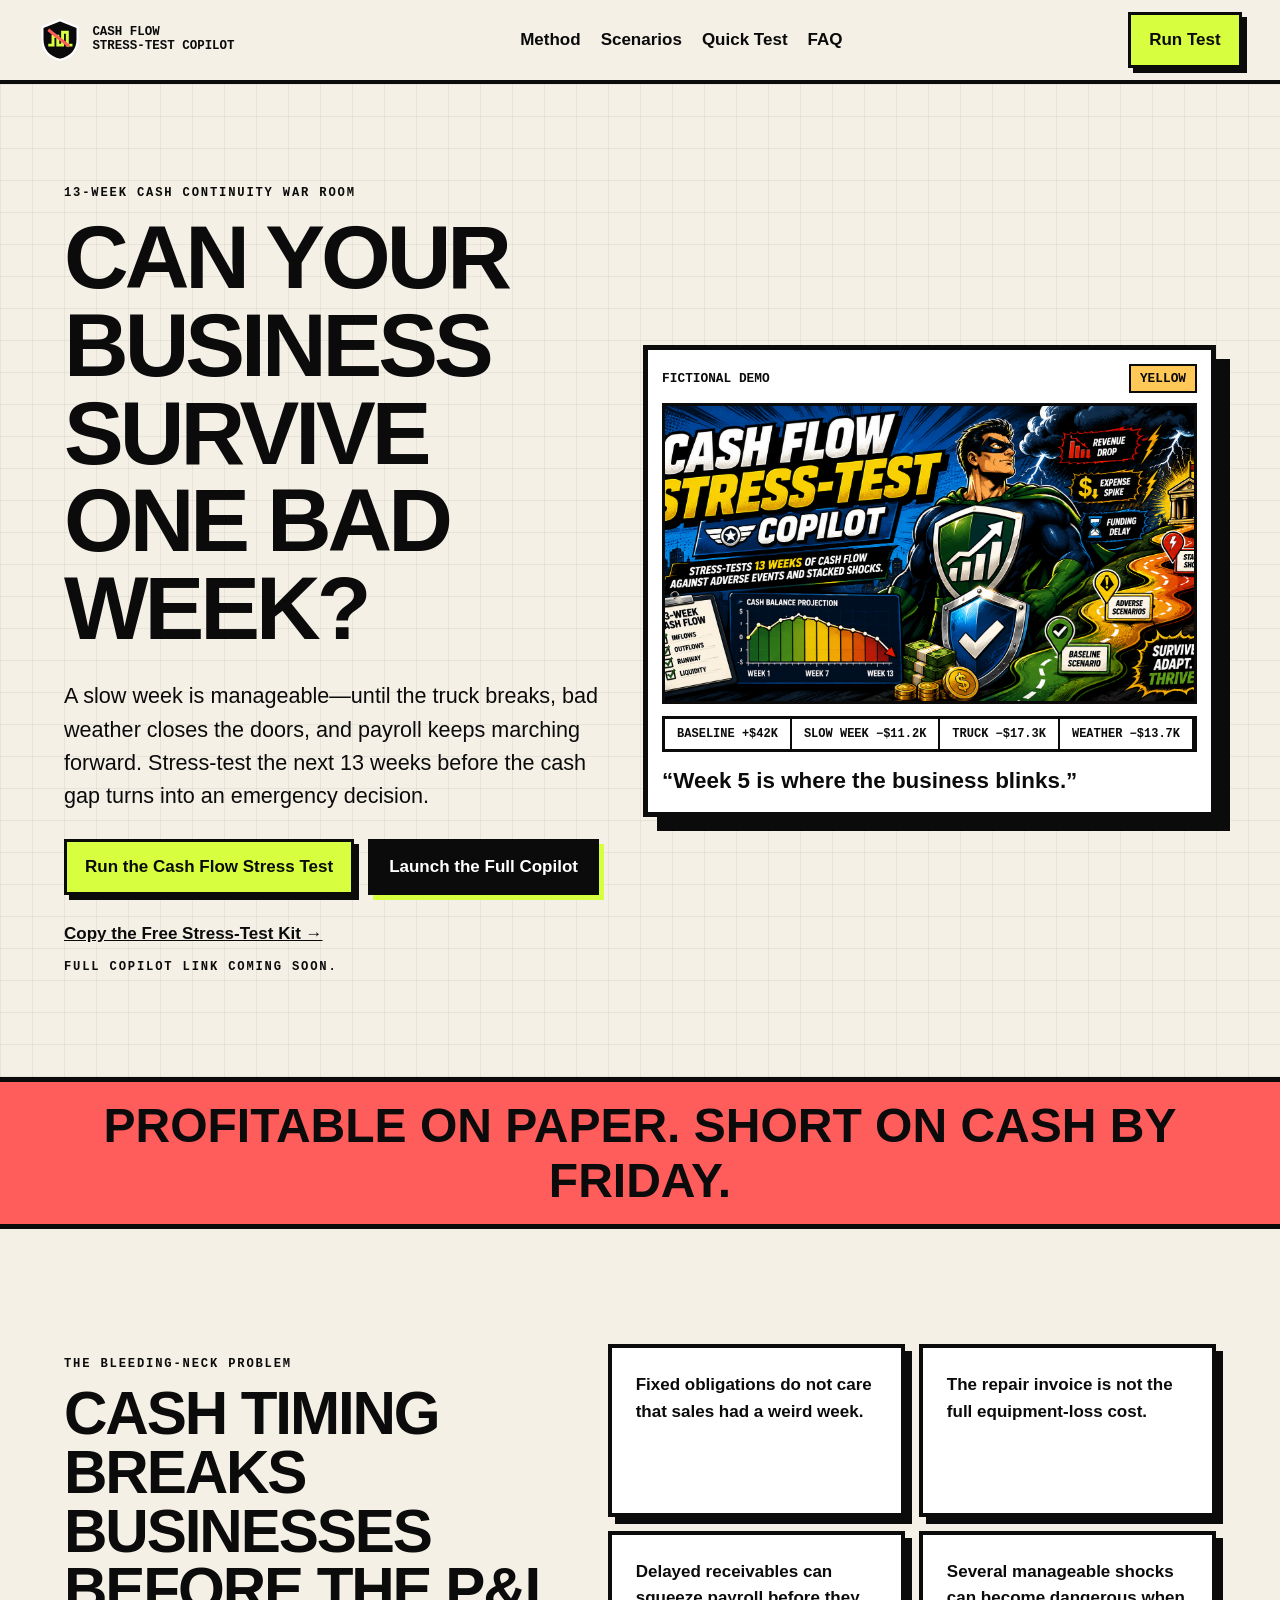
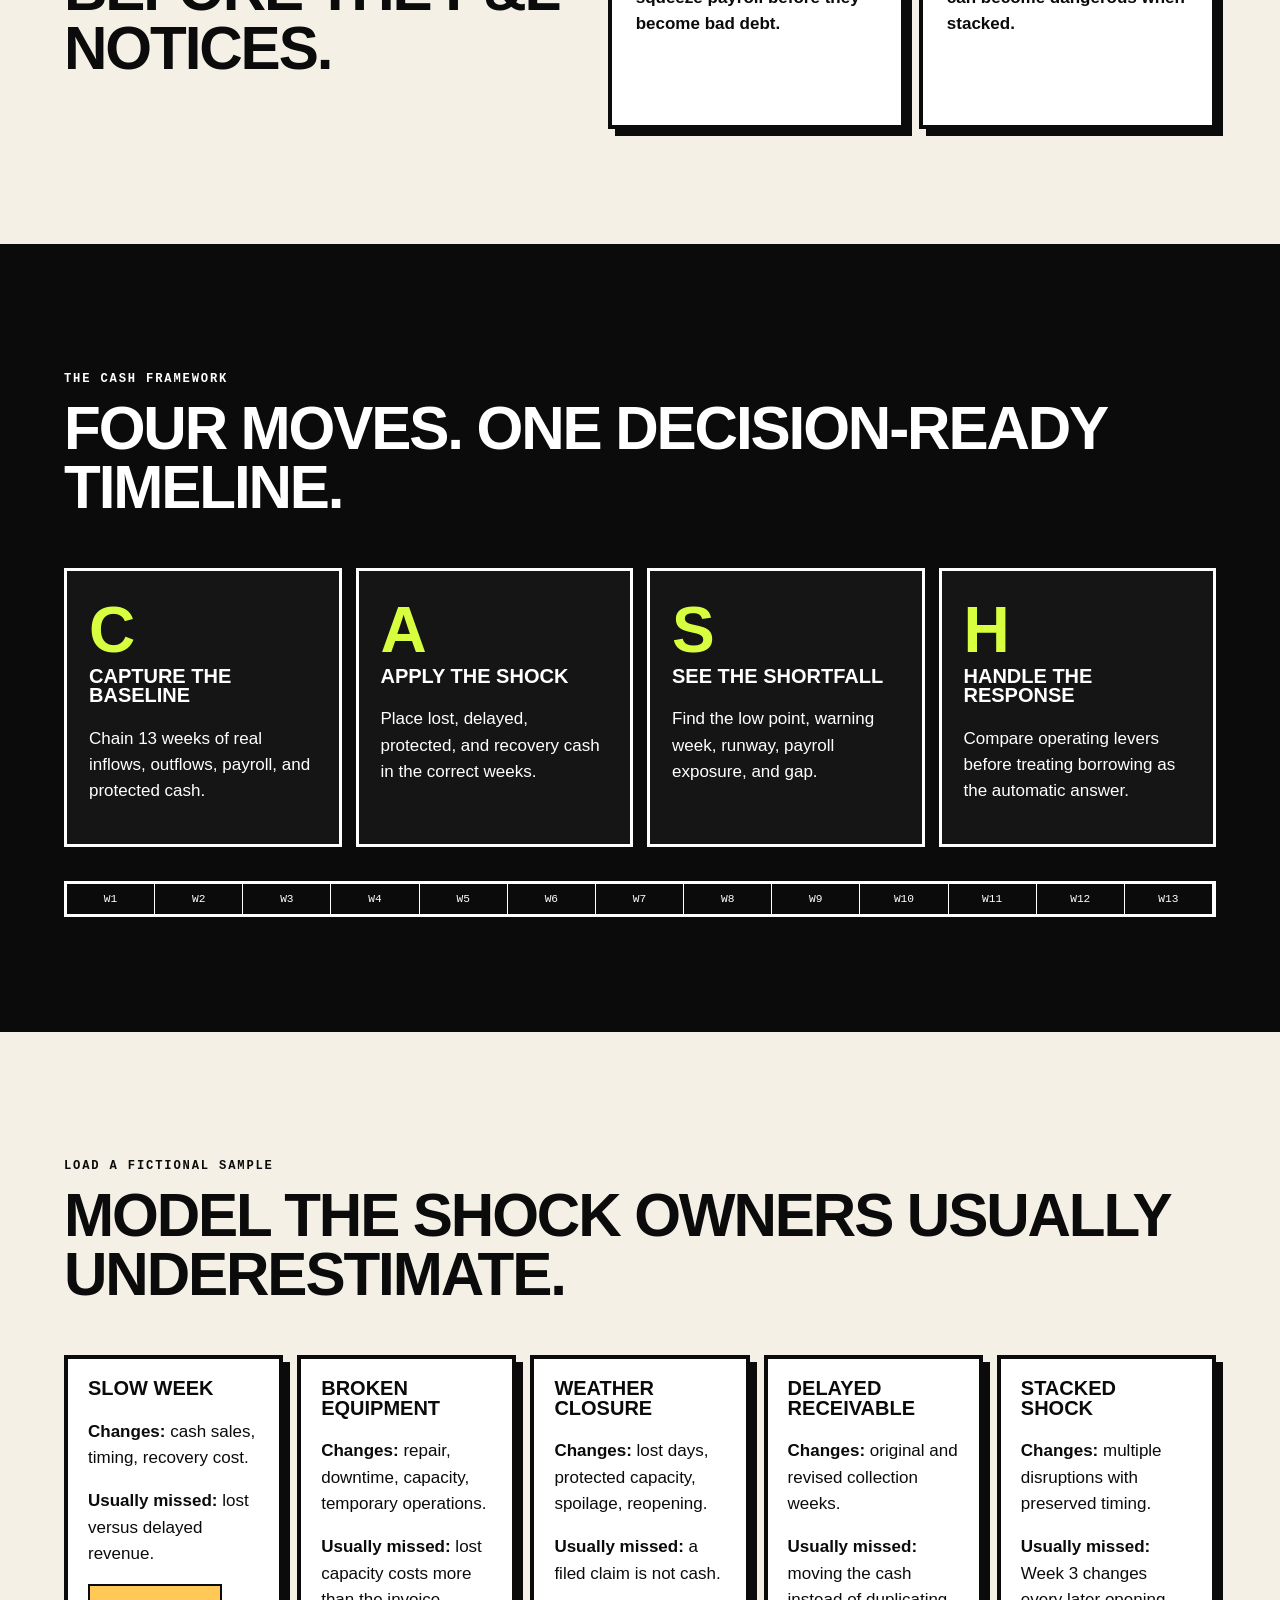
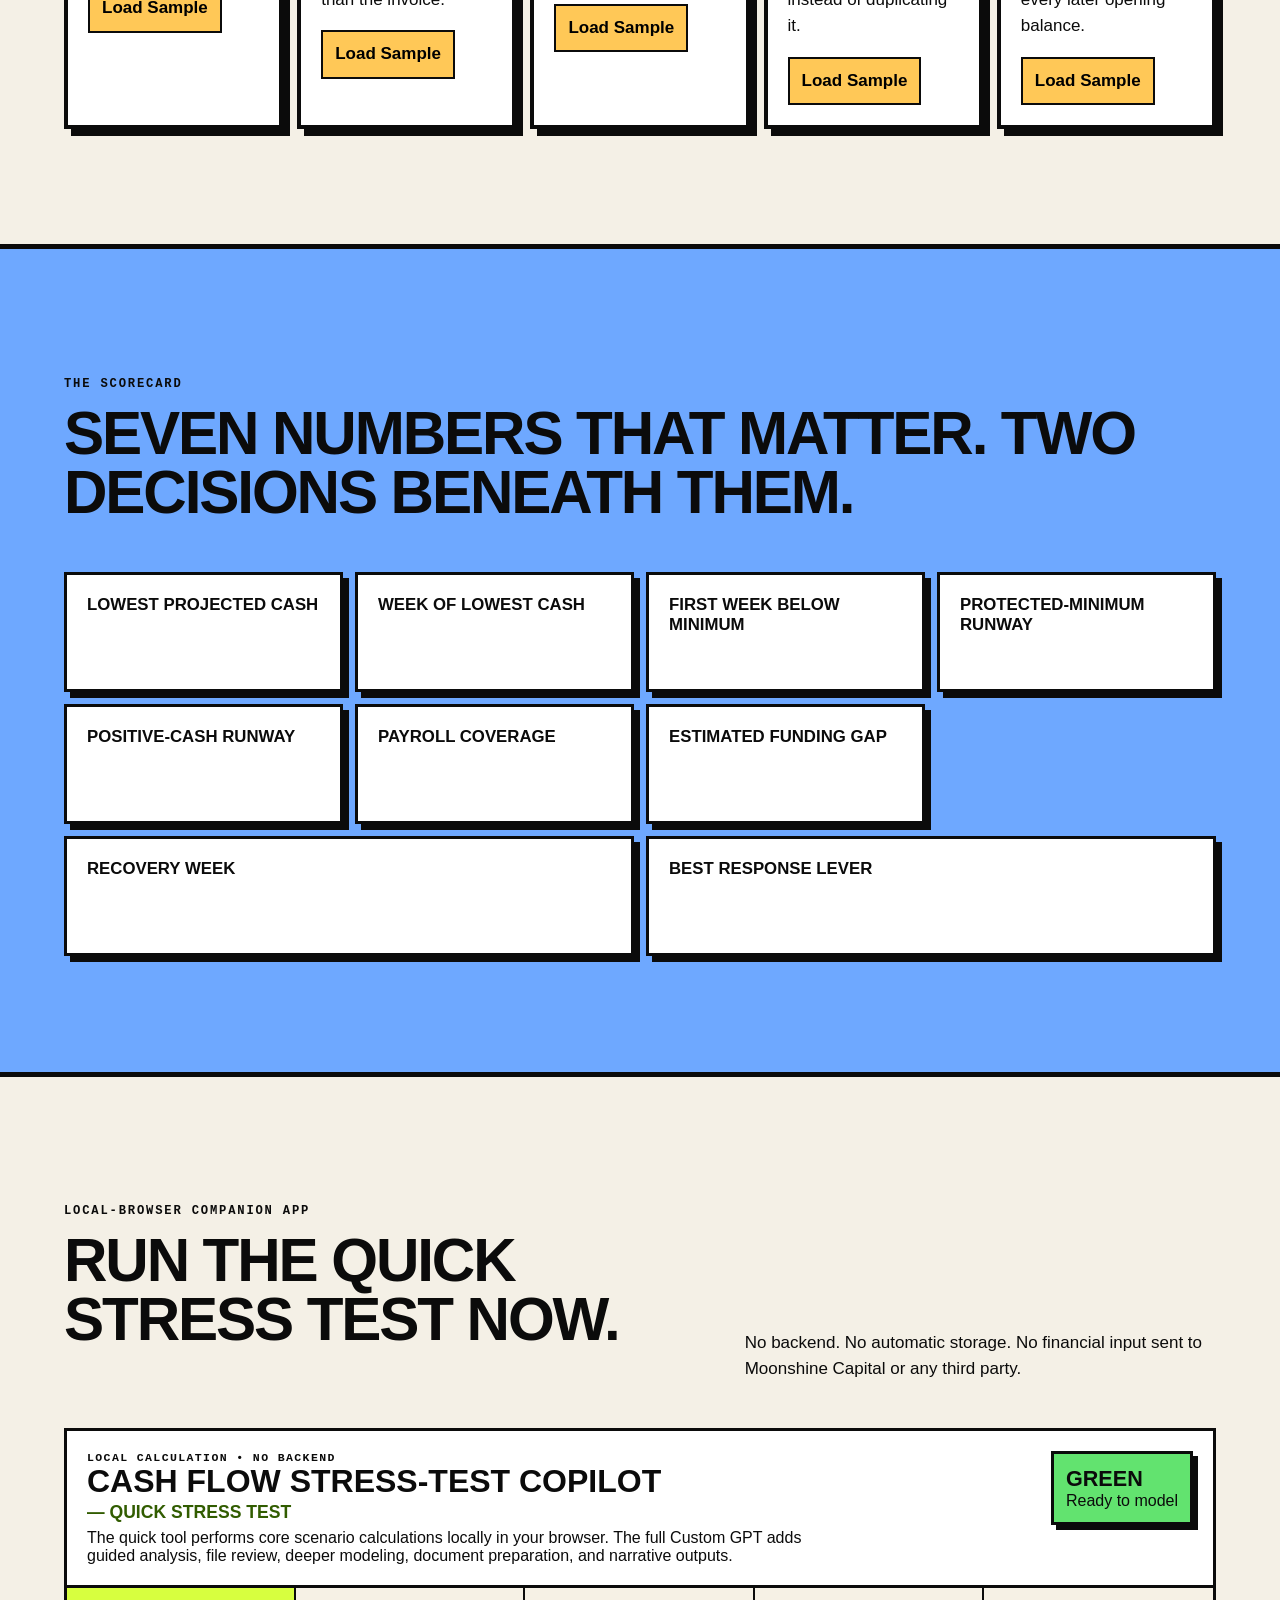
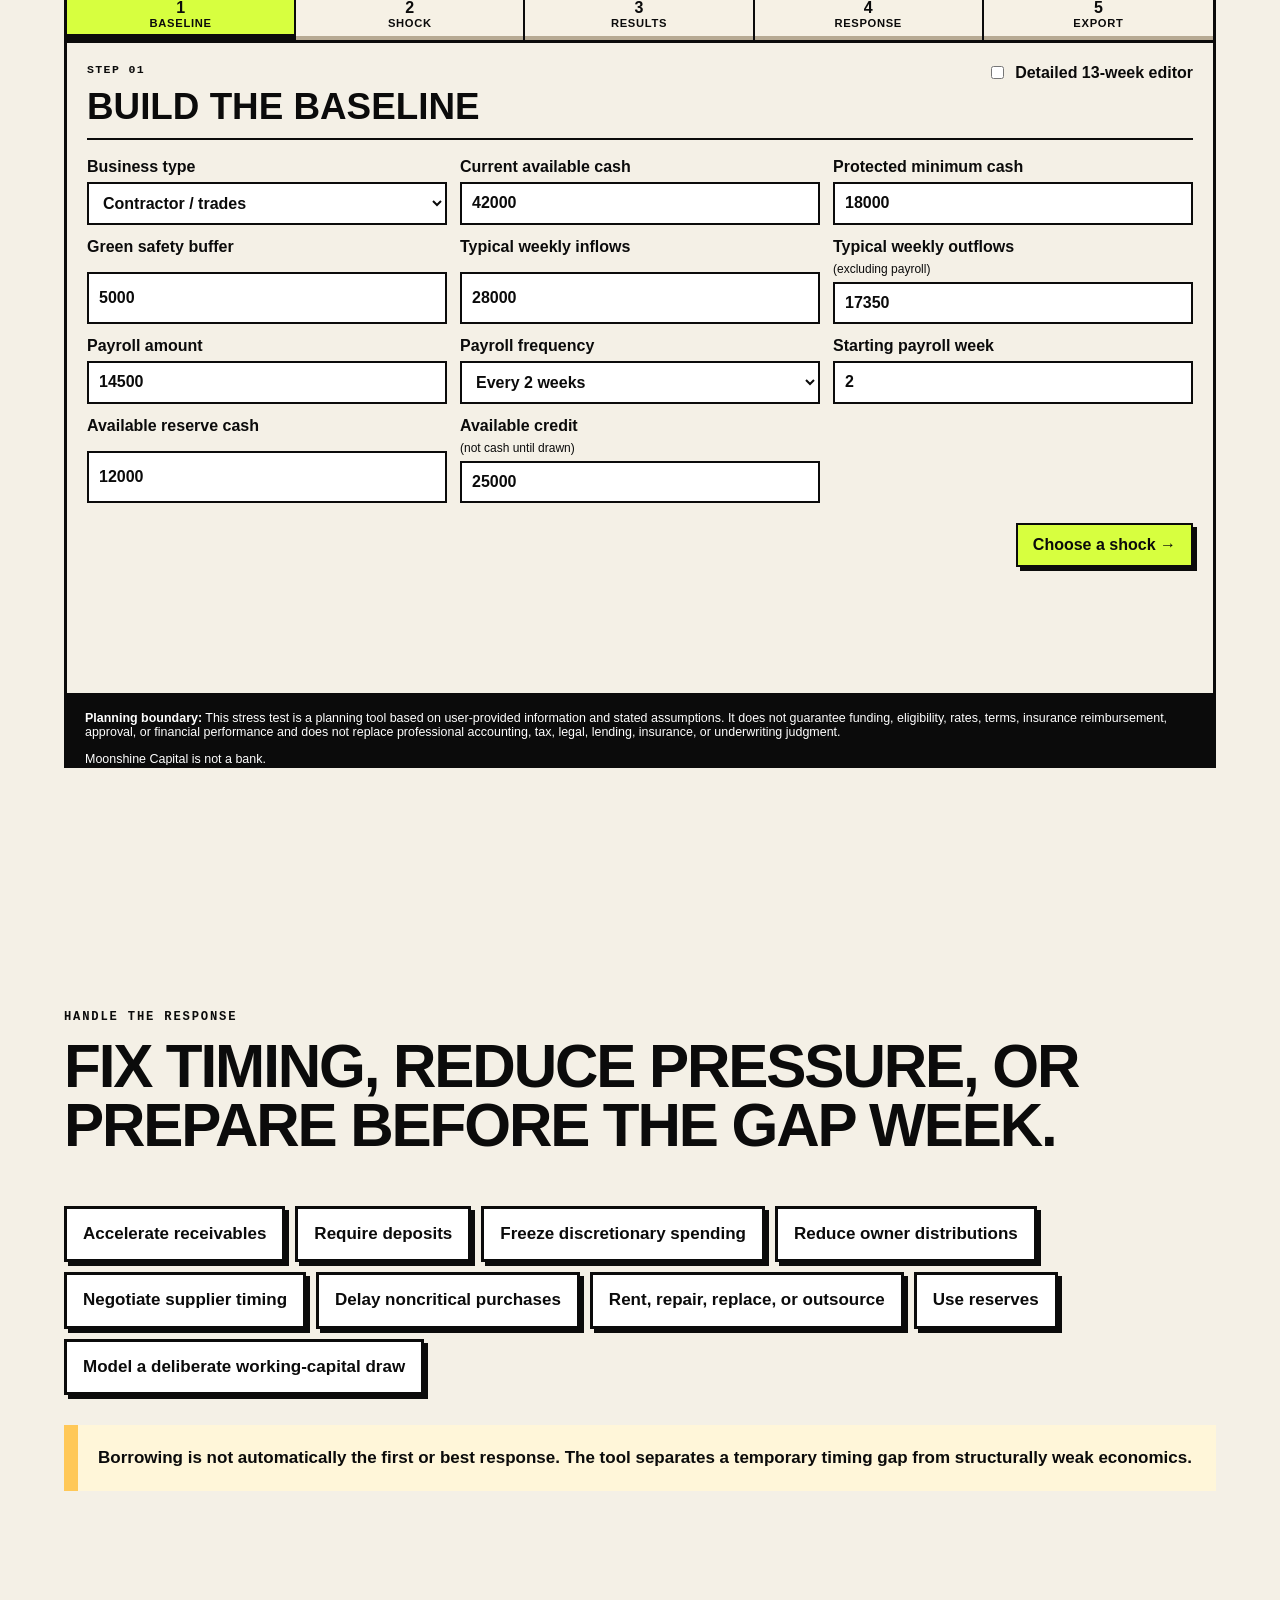
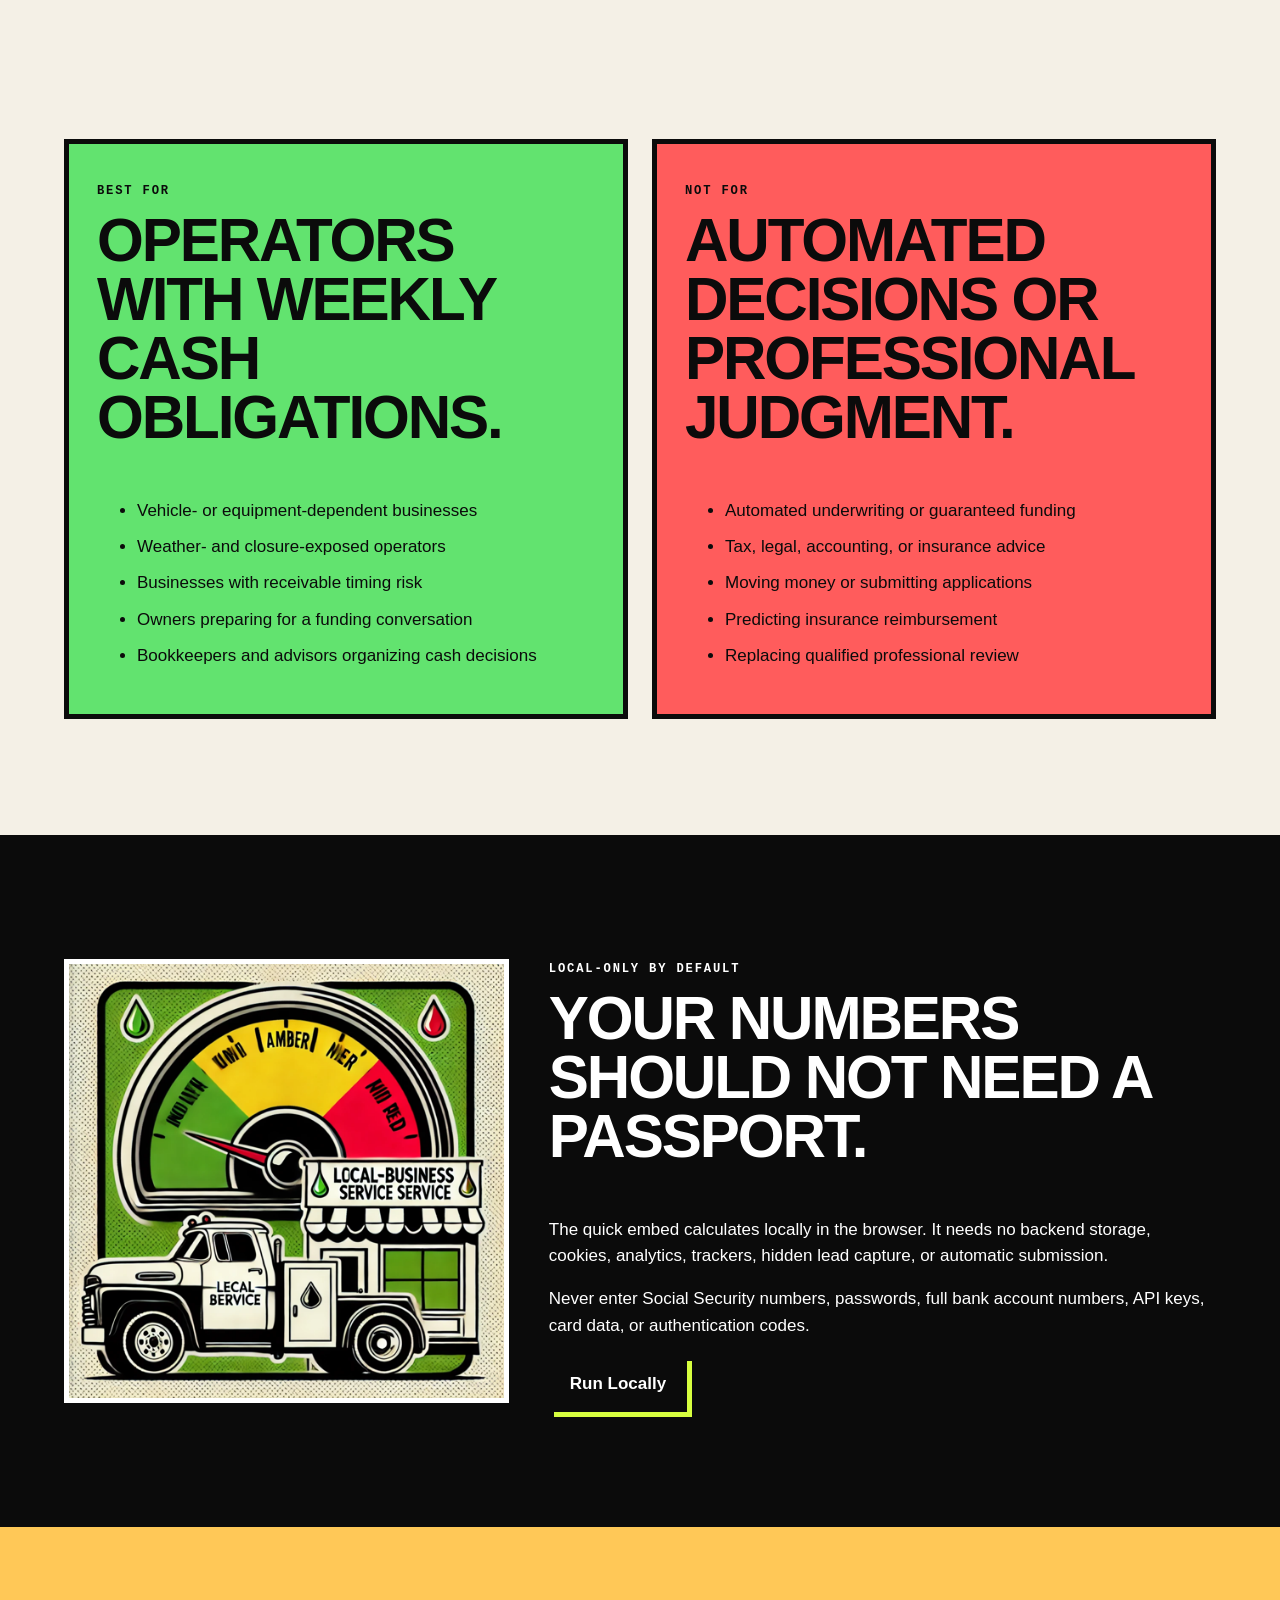
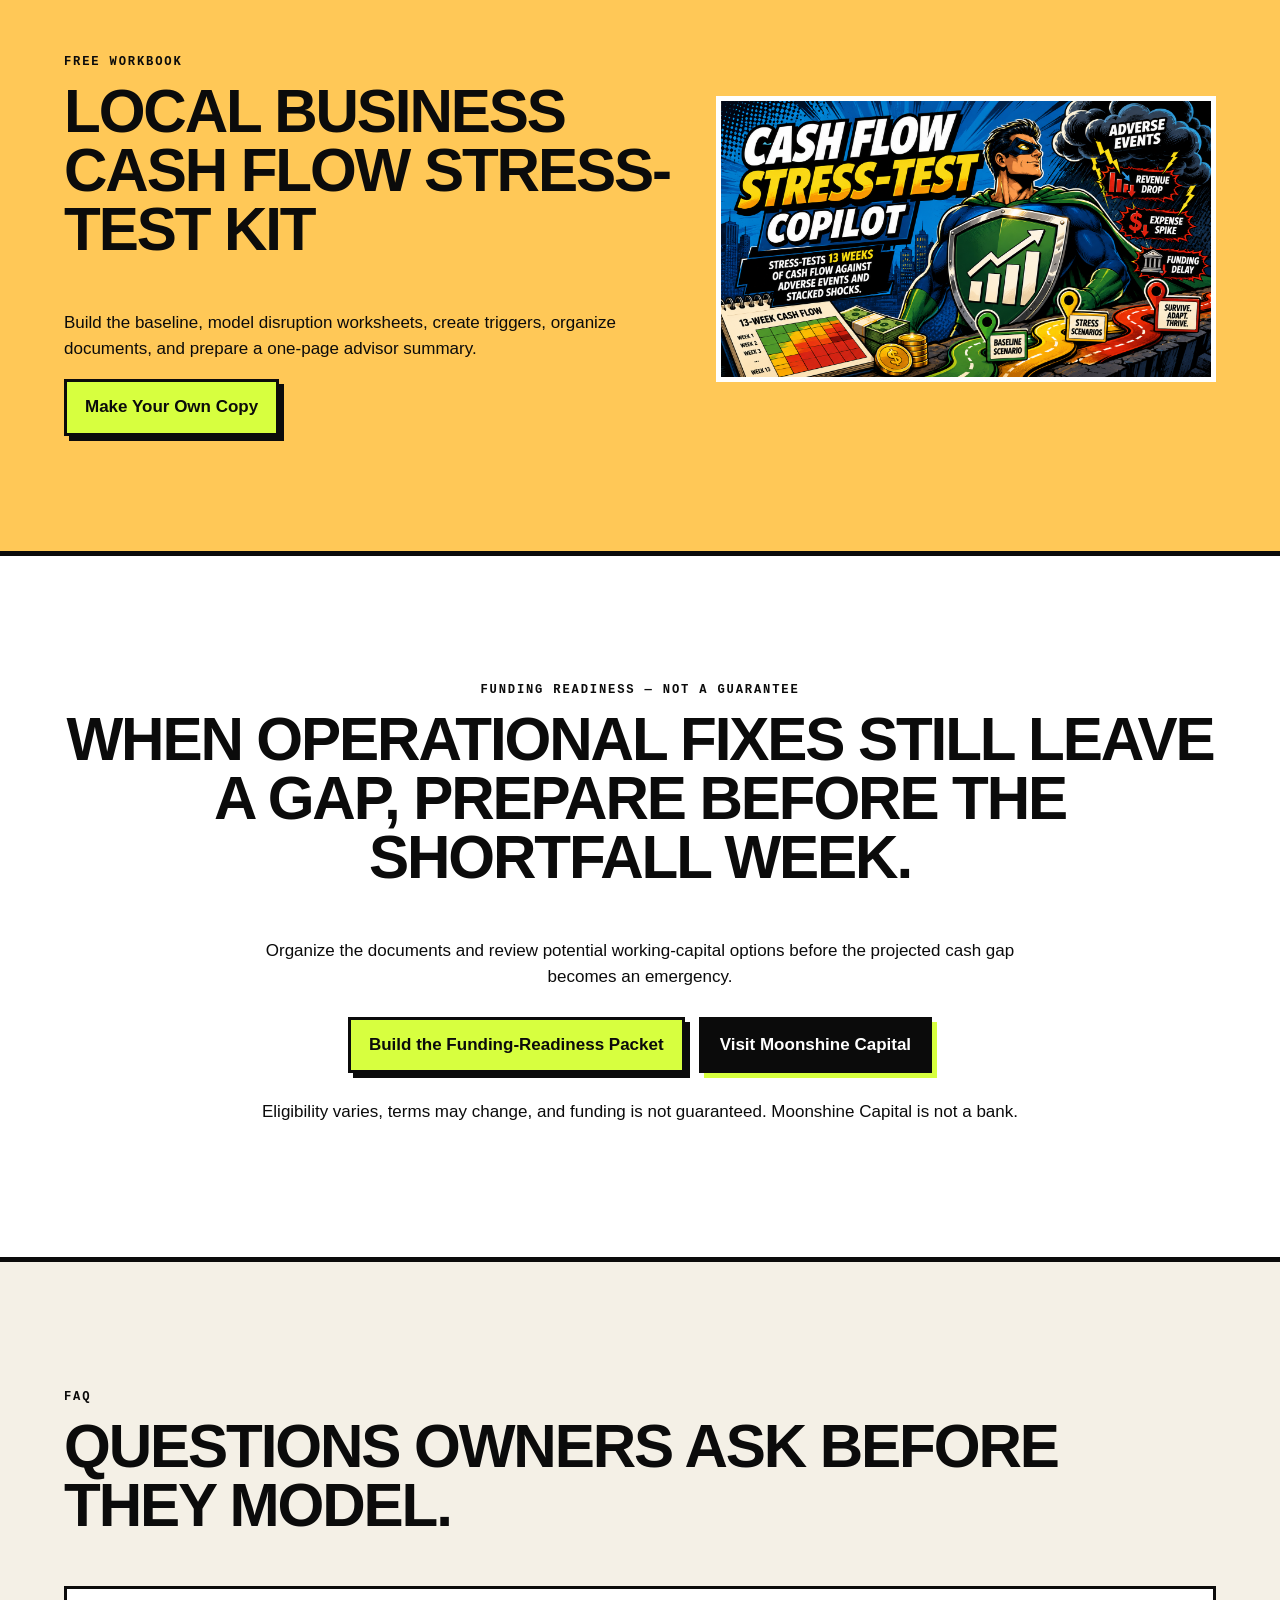
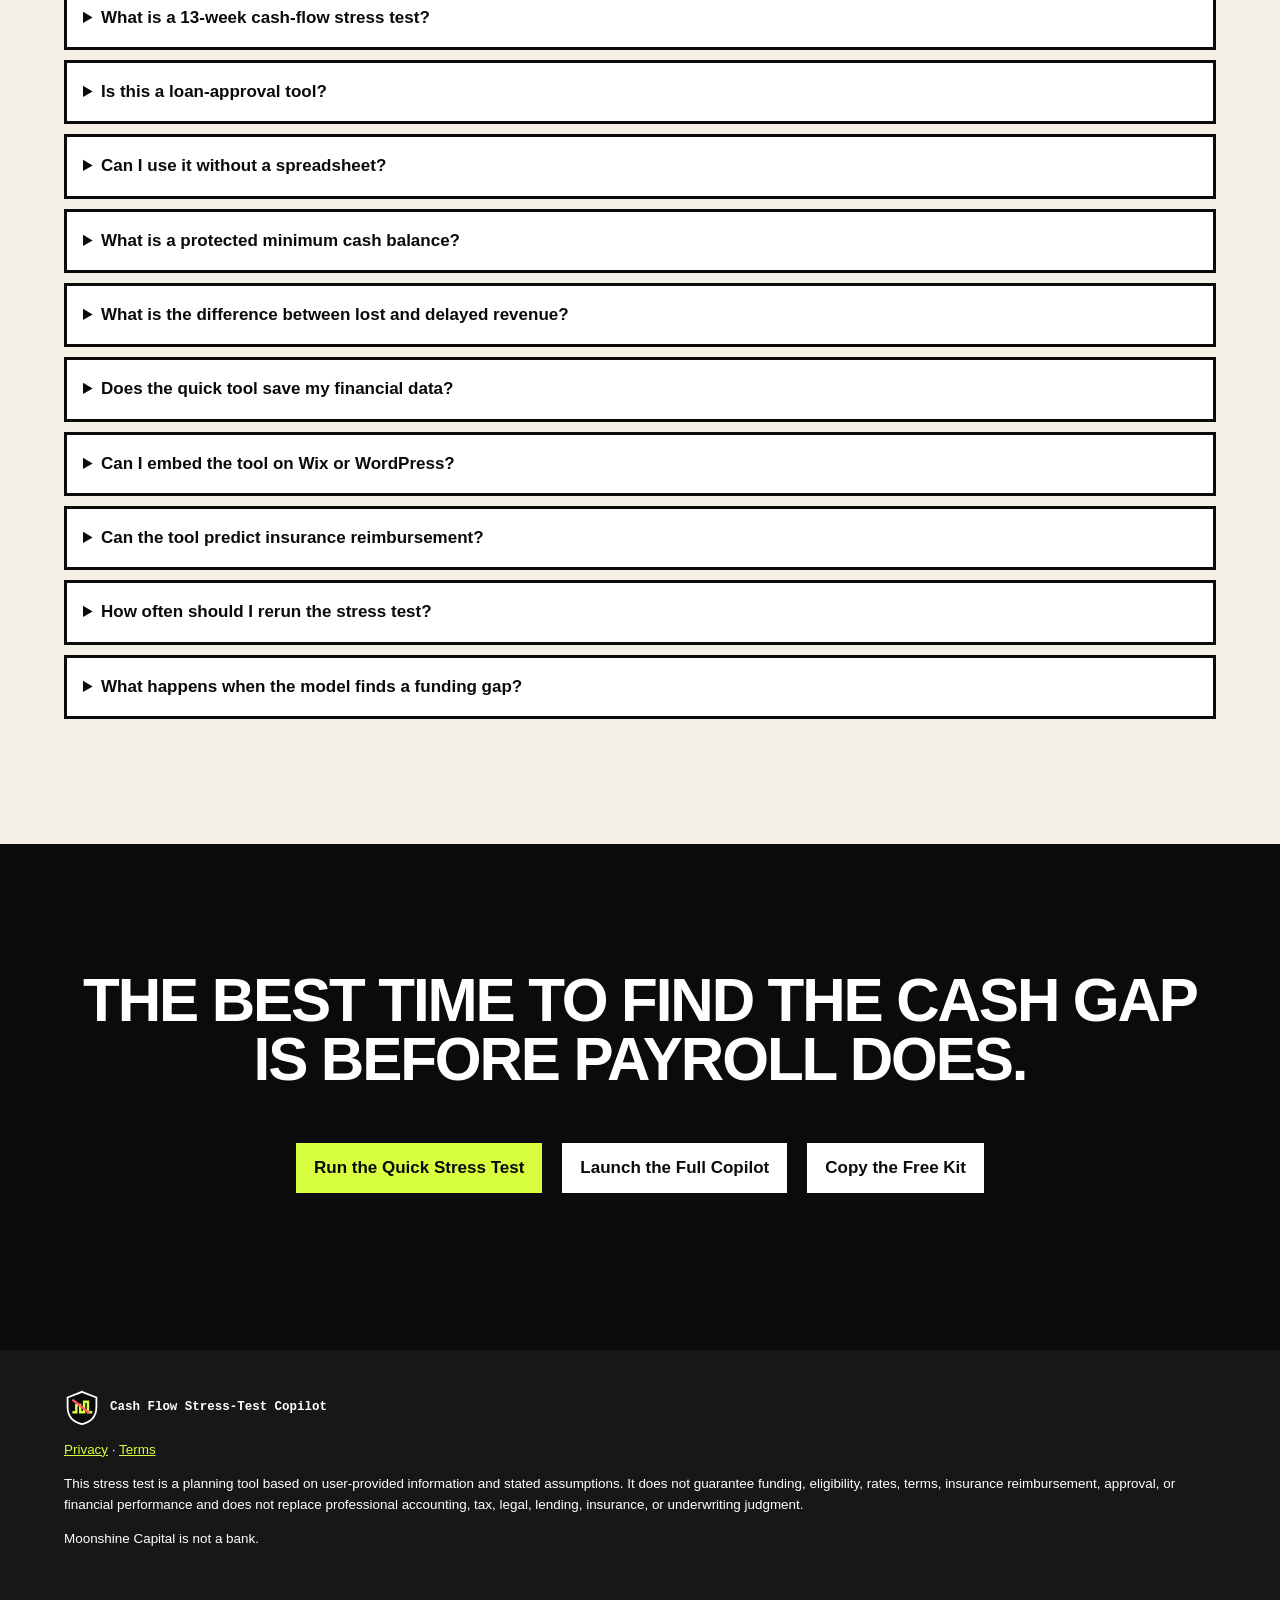
<file: site/index.html>
<!doctype html>
<html lang="en">
<head>
  <meta charset="utf-8">
  <meta name="viewport" content="width=device-width,initial-scale=1">
  <title>Cash Flow Stress-Test Copilot | Survive One Bad Week</title>
  <meta name="description" content="Stress-test 13 weeks of business cash flow against slow sales, equipment failure, weather closures, payroll pressure, and stacked shocks.">
  <link rel="canonical" href="https://YOUR-DOMAIN.vercel.app/">
  <meta property="og:title" content="Cash Flow Stress-Test Copilot">
  <meta property="og:description" content="See what breaks before it breaks you.">
  <meta property="og:type" content="website">
  <meta property="og:image" content="https://YOUR-DOMAIN.vercel.app/assets/og-image.svg">
  <meta name="twitter:card" content="summary_large_image">
  <link rel="icon" href="assets/favicon.svg" type="image/svg+xml">
  <link rel="stylesheet" href="styles.css">
  <script src="script.js" defer></script>
  <script type="application/ld+json">{"@context":"https://schema.org","@type":"WebApplication","name":"Cash Flow Stress-Test Copilot","applicationCategory":"BusinessApplication","operatingSystem":"Web","description":"A local-browser 13-week cash-flow scenario planning tool for small businesses.","offers":{"@type":"Offer","price":"0","priceCurrency":"USD"}}</script>
  <script type="application/ld+json" id="faqSchema"></script>
  <script type="application/ld+json">{"@context":"https://schema.org","@type":"BreadcrumbList","itemListElement":[{"@type":"ListItem","position":1,"name":"Home","item":"https://YOUR-DOMAIN.vercel.app/"},{"@type":"ListItem","position":2,"name":"Cash Flow Stress-Test Copilot","item":"https://YOUR-DOMAIN.vercel.app/"}]}</script>
</head>
<body>
<a class="skip-link" href="#main">Skip to content</a>
<header class="site-head">
  <a class="brand" href="#top"><img src="assets/logo-mark.svg" alt="" width="44" height="44"><span>CASH FLOW<br><b>STRESS-TEST COPILOT</b></span></a>
  <nav aria-label="Primary"><a href="#framework">Method</a><a href="#scenarios">Scenarios</a><a href="#quick-test">Quick Test</a><a href="#faq">FAQ</a></nav>
  <a class="btn btn-acid" href="#quick-test">Run Test</a>
</header>

<main id="main">
<section class="hero" id="top">
  <div class="hero-copy">
    <p class="eyebrow">13-WEEK CASH CONTINUITY WAR ROOM</p>
    <h1>Can Your Business Survive One Bad Week?</h1>
    <p class="direct-answer">A slow week is manageable—until the truck breaks, bad weather closes the doors, and payroll keeps marching forward. Stress-test the next 13 weeks before the cash gap turns into an emergency decision.</p>
    <div class="cta-row"><a class="btn btn-acid" href="#quick-test">Run the Cash Flow Stress Test</a><a class="btn btn-dark gpt-link" href="#" target="_blank" rel="noopener">Launch the Full Copilot</a></div>
    <a class="text-link lead-link" href="#" target="_blank" rel="noopener">Copy the Free Stress-Test Kit →</a>
    <p class="micro gpt-status">Full Copilot link coming soon.</p>
  </div>
  <div class="hero-panel" aria-label="Illustrative cash-flow status panel">
    <div class="panel-top"><span>FICTIONAL DEMO</span><strong class="status yellow">YELLOW</strong></div>
    <img src="assets/thumbnail-2.png" alt="Comic-style Cash Flow Stress-Test Copilot dashboard illustration">
    <div class="scenario-ticker"><span>BASELINE +$42K</span><span>SLOW WEEK −$11.2K</span><span>TRUCK −$17.3K</span><span>WEATHER −$13.7K</span></div>
    <blockquote>“Week 5 is where the business blinks.”</blockquote>
  </div>
</section>

<section class="bleed"><p>Profitable on paper. Short on cash by Friday.</p></section>

<section class="problem section">
  <div><p class="eyebrow">THE BLEEDING-NECK PROBLEM</p><h2>Cash timing breaks businesses before the P&amp;L notices.</h2></div>
  <div class="problem-grid"><article>Fixed obligations do not care that sales had a weird week.</article><article>The repair invoice is not the full equipment-loss cost.</article><article>Delayed receivables can squeeze payroll before they become bad debt.</article><article>Several manageable shocks can become dangerous when stacked.</article></div>
</section>

<section class="section framework" id="framework">
  <p class="eyebrow">THE CASH FRAMEWORK</p><h2>Four moves. One decision-ready timeline.</h2>
  <div class="cash-grid"><article><b>C</b><h3>Capture the baseline</h3><p>Chain 13 weeks of real inflows, outflows, payroll, and protected cash.</p></article><article><b>A</b><h3>Apply the shock</h3><p>Place lost, delayed, protected, and recovery cash in the correct weeks.</p></article><article><b>S</b><h3>See the shortfall</h3><p>Find the low point, warning week, runway, payroll exposure, and gap.</p></article><article><b>H</b><h3>Handle the response</h3><p>Compare operating levers before treating borrowing as the automatic answer.</p></article></div>
  <div class="timeline" aria-label="13-week timeline"><span>W1</span><span>W2</span><span>W3</span><span>W4</span><span>W5</span><span>W6</span><span>W7</span><span>W8</span><span>W9</span><span>W10</span><span>W11</span><span>W12</span><span>W13</span></div>
</section>

<section class="section" id="scenarios">
  <p class="eyebrow">LOAD A FICTIONAL SAMPLE</p><h2>Model the shock owners usually underestimate.</h2>
  <div class="scenario-grid">
    <article><h3>Slow Week</h3><p><b>Changes:</b> cash sales, timing, recovery cost.</p><p><b>Usually missed:</b> lost versus delayed revenue.</p><button data-scenario="retail">Load Sample</button></article>
    <article><h3>Broken Equipment</h3><p><b>Changes:</b> repair, downtime, capacity, temporary operations.</p><p><b>Usually missed:</b> lost capacity costs more than the invoice.</p><button data-scenario="repair">Load Sample</button></article>
    <article><h3>Weather Closure</h3><p><b>Changes:</b> lost days, protected capacity, spoilage, reopening.</p><p><b>Usually missed:</b> a filed claim is not cash.</p><button data-scenario="restaurant">Load Sample</button></article>
    <article><h3>Delayed Receivable</h3><p><b>Changes:</b> original and revised collection weeks.</p><p><b>Usually missed:</b> moving the cash instead of duplicating it.</p><button data-scenario="clinic">Load Sample</button></article>
    <article><h3>Stacked Shock</h3><p><b>Changes:</b> multiple disruptions with preserved timing.</p><p><b>Usually missed:</b> Week 3 changes every later opening balance.</p><button data-scenario="contractor">Load Sample</button></article>
  </div>
</section>

<section class="section numbers">
  <p class="eyebrow">THE SCORECARD</p><h2>Seven numbers that matter. Two decisions beneath them.</h2>
  <div class="number-grid"><span>Lowest projected cash</span><span>Week of lowest cash</span><span>First week below minimum</span><span>Protected-minimum runway</span><span>Positive-cash runway</span><span>Payroll coverage</span><span>Estimated funding gap</span></div>
  <div class="decision-row"><strong>Recovery week</strong><strong>Best response lever</strong></div>
</section>

<section class="section embed-section" id="quick-test">
  <div class="section-head"><div><p class="eyebrow">LOCAL-BROWSER COMPANION APP</p><h2>Run the quick stress test now.</h2></div><p>No backend. No automatic storage. No financial input sent to Moonshine Capital or any third party.</p></div>
  <iframe id="cash-flow-stress-test" src="embed.html" title="Cash Flow Stress-Test Copilot — Quick Stress Test" loading="lazy" allow="clipboard-write"></iframe>
</section>

<section class="section levers">
  <p class="eyebrow">HANDLE THE RESPONSE</p><h2>Fix timing, reduce pressure, or prepare before the gap week.</h2>
  <div class="tag-cloud"><span>Accelerate receivables</span><span>Require deposits</span><span>Freeze discretionary spending</span><span>Reduce owner distributions</span><span>Negotiate supplier timing</span><span>Delay noncritical purchases</span><span>Rent, repair, replace, or outsource</span><span>Use reserves</span><span>Model a deliberate working-capital draw</span></div>
  <p class="callout">Borrowing is not automatically the first or best response. The tool separates a temporary timing gap from structurally weak economics.</p>
</section>

<section class="section split-list">
  <article><p class="eyebrow">BEST FOR</p><h2>Operators with weekly cash obligations.</h2><ul><li>Vehicle- or equipment-dependent businesses</li><li>Weather- and closure-exposed operators</li><li>Businesses with receivable timing risk</li><li>Owners preparing for a funding conversation</li><li>Bookkeepers and advisors organizing cash decisions</li></ul></article>
  <article class="not-for"><p class="eyebrow">NOT FOR</p><h2>Automated decisions or professional judgment.</h2><ul><li>Automated underwriting or guaranteed funding</li><li>Tax, legal, accounting, or insurance advice</li><li>Moving money or submitting applications</li><li>Predicting insurance reimbursement</li><li>Replacing qualified professional review</li></ul></article>
</section>

<section class="privacy section">
  <img src="assets/profile-image-1.png" alt="Cash-flow protection shield illustration">
  <div><p class="eyebrow">LOCAL-ONLY BY DEFAULT</p><h2>Your numbers should not need a passport.</h2><p>The quick embed calculates locally in the browser. It needs no backend storage, cookies, analytics, trackers, hidden lead capture, or automatic submission.</p><p>Never enter Social Security numbers, passwords, full bank account numbers, API keys, card data, or authentication codes.</p><a class="btn btn-dark" href="#quick-test">Run Locally</a></div>
</section>

<section class="section lead-magnet">
  <div><p class="eyebrow">FREE WORKBOOK</p><h2>Local Business Cash Flow Stress-Test Kit</h2><p>Build the baseline, model disruption worksheets, create triggers, organize documents, and prepare a one-page advisor summary.</p><a class="btn btn-acid lead-link" href="#" target="_blank" rel="noopener">Make Your Own Copy</a></div>
  <img src="assets/thumbnail-1.png" alt="Cash Flow Stress-Test Copilot workbook illustration">
</section>

<section class="funding section">
  <p class="eyebrow">FUNDING READINESS — NOT A GUARANTEE</p><h2>When operational fixes still leave a gap, prepare before the shortfall week.</h2>
  <p>Organize the documents and review potential working-capital options before the projected cash gap becomes an emergency.</p>
  <div class="cta-row"><a class="btn btn-acid gpt-link" href="#" target="_blank" rel="noopener">Build the Funding-Readiness Packet</a><a class="btn btn-dark" href="https://distilledfunding.com/" target="_blank" rel="noopener">Visit Moonshine Capital</a></div>
  <p class="disclaimer">Eligibility varies, terms may change, and funding is not guaranteed. Moonshine Capital is not a bank.</p>
</section>

<section class="section faq" id="faq">
  <p class="eyebrow">FAQ</p><h2>Questions owners ask before they model.</h2>
  <div id="faqList"></div>
</section>

<section class="final-cta">
  <h2>The Best Time to Find the Cash Gap Is Before Payroll Does.</h2>
  <div class="cta-row"><a class="btn btn-acid" href="#quick-test">Run the Quick Stress Test</a><a class="btn btn-light gpt-link" href="#" target="_blank" rel="noopener">Launch the Full Copilot</a><a class="btn btn-light lead-link" href="#" target="_blank" rel="noopener">Copy the Free Kit</a></div>
</section>
</main>

<footer><div class="brand"><img src="assets/logo-mark.svg" alt="" width="36"><span>Cash Flow Stress-Test Copilot</span></div><p><a href="privacy.html">Privacy</a> · <a href="terms.html">Terms</a></p><p>This stress test is a planning tool based on user-provided information and stated assumptions. It does not guarantee funding, eligibility, rates, terms, insurance reimbursement, approval, or financial performance and does not replace professional accounting, tax, legal, lending, insurance, or underwriting judgment.</p><p>Moonshine Capital is not a bank.</p></footer>
</body>
</html>
</file>
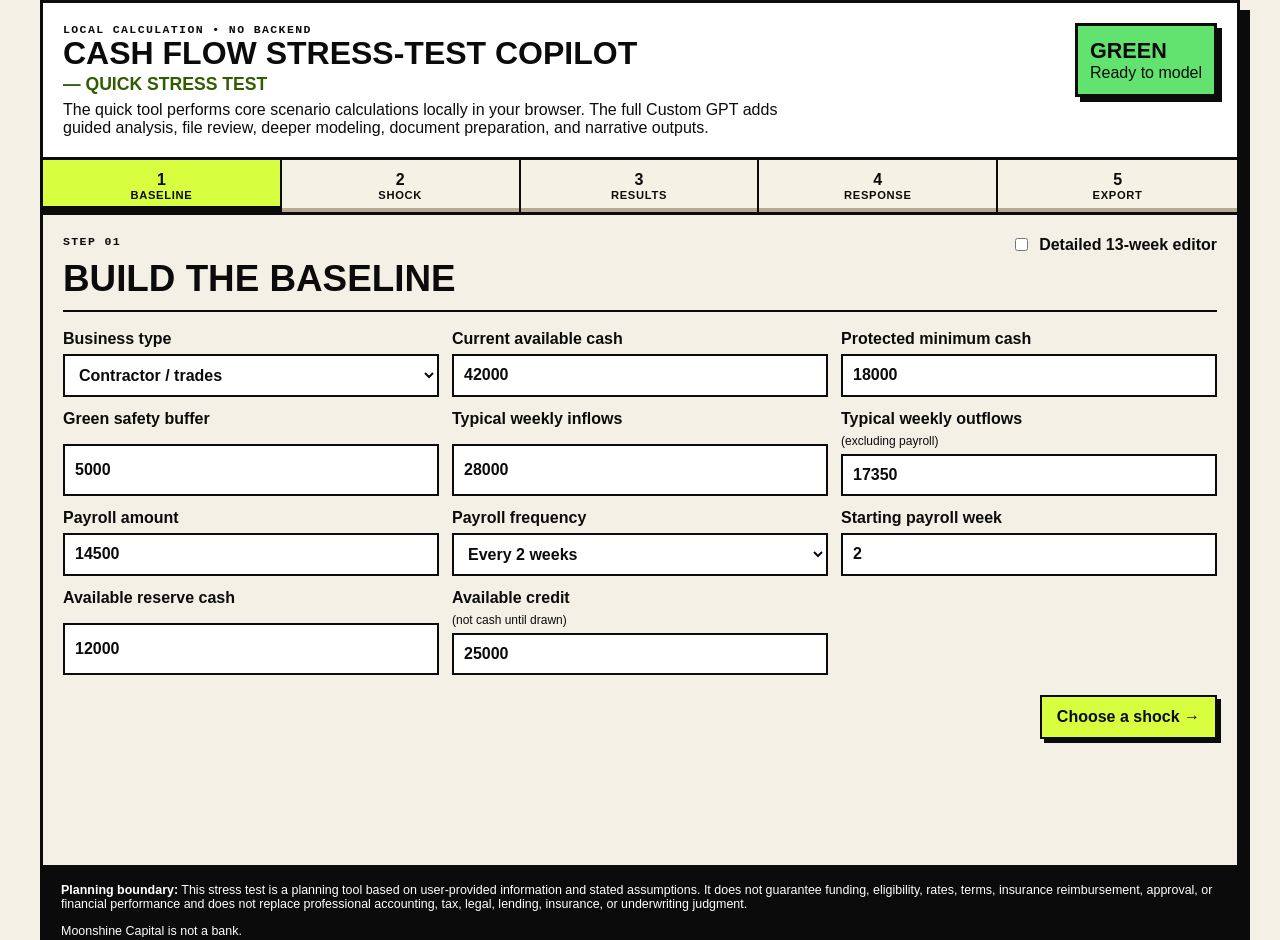
<file: site/embed.html>
<!doctype html>
<html lang="en">
<head>
  <meta charset="utf-8">
  <meta name="viewport" content="width=device-width,initial-scale=1">
  <meta name="color-scheme" content="light dark">
  <title>Cash Flow Stress-Test Copilot — Quick Stress Test</title>
  <link rel="stylesheet" href="embed.css">
  <script src="embed.js" defer></script>
</head>
<body>
<main class="embed-shell" id="app">
  <header class="embed-head">
    <div>
      <p class="eyebrow">LOCAL CALCULATION • NO BACKEND</p>
      <h1>Cash Flow Stress-Test Copilot <span>— Quick Stress Test</span></h1>
      <p>The quick tool performs core scenario calculations locally in your browser. The full Custom GPT adds guided analysis, file review, deeper modeling, document preparation, and narrative outputs.</p>
    </div>
    <div class="status-chip" id="statusChip" data-zone="green"><strong>GREEN</strong><span>Ready to model</span></div>
  </header>

  <nav class="stepper" aria-label="Stress-test steps">
    <button class="step is-active" data-step="1">1 <span>Baseline</span></button>
    <button class="step" data-step="2">2 <span>Shock</span></button>
    <button class="step" data-step="3">3 <span>Results</span></button>
    <button class="step" data-step="4">4 <span>Response</span></button>
    <button class="step" data-step="5">5 <span>Export</span></button>
  </nav>

  <section class="panel is-active" data-panel="1">
    <div class="panel-title"><div><p class="micro">STEP 01</p><h2>Build the baseline</h2></div><label class="switch"><input id="detailedToggle" type="checkbox"><span>Detailed 13-week editor</span></label></div>
    <div id="quickBaseline" class="form-grid">
      <label>Business type<select id="businessType"><option>Contractor / trades</option><option>Restaurant / hospitality</option><option>Clinic / appointments</option><option>Retail</option><option>Repair shop</option><option>Professional services</option><option>Other</option></select></label>
      <label>Current available cash<input id="currentCash" type="number" min="0" step="100" value="42000"></label>
      <label>Protected minimum cash<input id="protectedMin" type="number" min="0" step="100" value="18000"></label>
      <label>Green safety buffer<input id="safetyBuffer" type="number" min="0" step="100" value="5000"></label>
      <label>Typical weekly inflows<input id="weeklyInflows" type="number" min="0" step="100" value="28000"></label>
      <label>Typical weekly outflows <span class="hint">(excluding payroll)</span><input id="weeklyOutflows" type="number" min="0" step="100" value="17350"></label>
      <label>Payroll amount<input id="payrollAmount" type="number" min="0" step="100" value="14500"></label>
      <label>Payroll frequency<select id="payrollFrequency"><option value="2">Every 2 weeks</option><option value="1">Weekly</option><option value="4">Every 4 weeks</option></select></label>
      <label>Starting payroll week<input id="payrollStart" type="number" min="1" max="13" value="2"></label>
      <label>Available reserve cash<input id="reserveCash" type="number" min="0" step="100" value="12000"></label>
      <label>Available credit <span class="hint">(not cash until drawn)</span><input id="availableCredit" type="number" min="0" step="100" value="25000"></label>
    </div>
    <div id="detailedBaseline" class="details-wrap" hidden>
      <p class="notice">Edit weekly inflows and outflows. Beginning and ending cash are calculated and chained automatically.</p>
      <div class="table-scroll"><table class="weekly-editor"><thead><tr><th>Line item</th><th>W1</th><th>W2</th><th>W3</th><th>W4</th><th>W5</th><th>W6</th><th>W7</th><th>W8</th><th>W9</th><th>W10</th><th>W11</th><th>W12</th><th>W13</th></tr></thead><tbody id="weeklyEditorBody"></tbody></table></div>
    </div>
    <div class="actions"><button class="btn btn-primary" data-next="2">Choose a shock →</button></div>
  </section>

  <section class="panel" data-panel="2">
    <div class="panel-title"><div><p class="micro">STEP 02</p><h2>Apply the shock</h2></div><button class="btn btn-small" id="addShock">+ Stack another</button></div>
    <div class="shock-tabs" role="tablist">
      <button class="shock-tab is-active" data-shock="slow">Slow week</button>
      <button class="shock-tab" data-shock="equipment">Broken equipment</button>
      <button class="shock-tab" data-shock="weather">Weather closure</button>
      <button class="shock-tab" data-shock="receivable">Delayed receivable</button>
    </div>
    <div id="shockForms">
      <fieldset class="shock-form is-active" data-shock-form="slow">
        <legend>Slow week</legend>
        <div class="form-grid">
          <label>Start week<input id="slowStart" type="number" min="1" max="13" value="3"></label>
          <label>Number of weeks<input id="slowDuration" type="number" min="1" max="13" value="2"></label>
          <label>Revenue decline<input id="slowDecline" type="number" min="0" max="100" value="20"></label>
          <label>Decline unit<select id="slowDeclineUnit"><option value="percent">Percent</option><option value="fixed">Fixed amount</option></select></label>
          <label>Classification<select id="slowClass"><option value="lost">Lost</option><option value="delayed">Delayed</option><option value="mixed">Mixed</option></select></label>
          <label>Recovery week<input id="slowRecoveryWeek" type="number" min="1" max="13" value="6"></label>
          <label>Recovery cost<input id="slowRecoveryCost" type="number" min="0" value="1500"></label>
        </div>
      </fieldset>
      <fieldset class="shock-form" data-shock-form="equipment">
        <legend>Broken equipment</legend>
        <div class="form-grid">
          <label>Failure week<input id="equipWeek" type="number" min="1" max="13" value="4"></label>
          <label>Repair cost<input id="repairCost" type="number" min="0" value="12500"></label>
          <label>Repair payment week<input id="repairPayWeek" type="number" min="1" max="13" value="4"></label>
          <label>Downtime weeks<input id="downtimeWeeks" type="number" min="1" max="13" value="1"></label>
          <label>Revenue at risk / week<input id="equipRevenueRisk" type="number" min="0" value="4800"></label>
          <label>Protected capacity %<input id="protectedCapacity" type="number" min="0" max="100" value="0"></label>
          <label>Rental / outsourcing cost<input id="rentalCost" type="number" min="0" value="2400"></label>
          <label>Rental payment week<input id="rentalWeek" type="number" min="1" max="13" value="5"></label>
          <label>Delayed work recovered<input id="delayedWork" type="number" min="0" value="0"></label>
          <label>Recovery week<input id="equipRecoveryWeek" type="number" min="1" max="13" value="6"></label>
          <label>Overtime / recovery cost<input id="overtimeCost" type="number" min="0" value="1600"></label>
          <label>Insurance proceeds<input id="equipInsurance" type="number" min="0" value="0"></label>
          <label>Insurance receipt week<input id="equipInsuranceWeek" type="number" min="1" max="13" value="10"></label>
        </div>
      </fieldset>
      <fieldset class="shock-form" data-shock-form="weather">
        <legend>Weather closure</legend>
        <div class="form-grid">
          <label>Closure week<input id="weatherWeek" type="number" min="1" max="13" value="5"></label>
          <label>Closed days<input id="closedDays" type="number" min="1" max="7" value="3"></label>
          <label>Normal revenue / open day<input id="revenuePerDay" type="number" min="0" value="4500"></label>
          <label>Protected capacity %<input id="weatherProtected" type="number" min="0" max="100" value="10"></label>
          <label>Delayed revenue<input id="weatherDelayed" type="number" min="0" value="2500"></label>
          <label>Revised collection week<input id="weatherDelayedWeek" type="number" min="1" max="13" value="7"></label>
          <label>Spoilage<input id="spoilage" type="number" min="0" value="3200"></label>
          <label>Cleanup / temporary cost<input id="cleanup" type="number" min="0" value="1800"></label>
          <label>Reopening cost<input id="reopenCost" type="number" min="0" value="1200"></label>
          <label>Reopening cost week<input id="reopenWeek" type="number" min="1" max="13" value="6"></label>
          <label>Insurance proceeds<input id="weatherInsurance" type="number" min="0" value="0"></label>
          <label>Insurance receipt week<input id="weatherInsuranceWeek" type="number" min="1" max="13" value="11"></label>
        </div>
        <p class="notice">Payroll already included in the baseline is not added again.</p>
      </fieldset>
      <fieldset class="shock-form" data-shock-form="receivable">
        <legend>Delayed receivable</legend>
        <div class="form-grid">
          <label>Amount<input id="arAmount" type="number" min="0" value="18000"></label>
          <label>Original collection week<input id="arOriginalWeek" type="number" min="1" max="13" value="4"></label>
          <label>Revised collection week<input id="arRevisedWeek" type="number" min="1" max="13" value="7"></label>
        </div>
        <p class="notice">The amount is removed from the original week before it is added to the revised week.</p>
      </fieldset>
    </div>
    <div class="active-shocks"><h3>Active shocks</h3><div id="shockList"><p class="muted">Current shock will be included. Use “Stack another” to preserve it and add another.</p></div></div>
    <div class="actions split"><button class="btn" data-prev="1">← Baseline</button><button class="btn btn-primary" id="runModel">Run stress test →</button></div>
  </section>

  <section class="panel" data-panel="3">
    <div class="panel-title"><div><p class="micro">STEP 03</p><h2>Seven numbers that matter</h2></div><div id="resultStatus" class="big-zone">GREEN</div></div>
    <div class="score-grid" id="scoreGrid"></div>
    <div class="decision-strip"><div><span>RECOVERY WEEK</span><strong id="recoveryOutput">—</strong></div><div><span>PRIMARY DRIVER</span><strong id="driverOutput">—</strong></div><div><span>BEST RESPONSE LEVER</span><strong id="leverOutput">—</strong></div></div>
    <div class="chart-wrap"><svg id="cashChart" role="img" aria-labelledby="chartTitle chartDesc" viewBox="0 0 900 320"><title id="chartTitle">13-week cash balance chart</title><desc id="chartDesc">Baseline and stressed ending cash compared with the protected minimum.</desc></svg></div>
    <div class="table-scroll"><table><caption>Accessible weekly cash results</caption><thead><tr><th>Week</th><th>Beginning cash</th><th>Baseline ending cash</th><th>Stress ending cash</th><th>Status</th></tr></thead><tbody id="resultsBody"></tbody></table></div>
    <p id="srSummary" class="sr-only" aria-live="polite"></p>
    <div class="actions split"><button class="btn" data-prev="2">← Shock</button><button class="btn btn-primary" data-next="4">Test response levers →</button></div>
  </section>

  <section class="panel" data-panel="4">
    <div class="panel-title"><div><p class="micro">STEP 04</p><h2>Handle the response</h2></div><p class="micro">Borrowing is not automatically first or best.</p></div>
    <div class="lever-grid">
      <label>Accelerated receivables<input id="leverAR" type="number" min="0" value="0"><select id="leverARWeek"><option value="1">W1</option><option value="2">W2</option><option value="3">W3</option><option value="4">W4</option><option value="5">W5</option><option value="6">W6</option><option value="7">W7</option><option value="8">W8</option><option value="9">W9</option><option value="10">W10</option><option value="11">W11</option><option value="12">W12</option><option value="13">W13</option></select></label>
      <label>New deposits<input id="leverDeposits" type="number" min="0" value="0"></label>
      <label>Expense freeze<input id="leverFreeze" type="number" min="0" value="0"></label>
      <label>Reduced owner distributions<input id="leverOwner" type="number" min="0" value="0"></label>
      <label>Supplier payment timing<input id="leverSupplier" type="number" min="0" value="0"></label>
      <label>Delayed purchase<input id="leverPurchase" type="number" min="0" value="0"></label>
      <label>Reserve transfer<input id="leverReserve" type="number" min="0" value="0"></label>
      <label>Working-capital draw<input id="leverCredit" type="number" min="0" value="0"><span class="hint">Cannot exceed available credit.</span></label>
    </div>
    <button class="btn btn-primary" id="applyLevers">Recalculate response plan</button>
    <div class="response-summary" id="responseSummary"><p>Enter one or more actions to compare the revised low point, funding gap, timing improvement, and tradeoffs.</p></div>
    <div class="actions split"><button class="btn" data-prev="3">← Results</button><button class="btn btn-primary" data-next="5">Export →</button></div>
  </section>

  <section class="panel" data-panel="5">
    <div class="panel-title"><div><p class="micro">STEP 05</p><h2>Export the decision record</h2></div></div>
    <div class="export-grid">
      <button class="export-card" id="downloadReport"><strong>Download Report</strong><span>Markdown planning report</span></button>
      <button class="export-card" id="downloadCsv"><strong>Download CSV</strong><span>13-week weekly results</span></button>
      <button class="export-card" id="downloadJson"><strong>Download JSON</strong><span>Structured output</span></button>
      <button class="export-card" id="copySummary"><strong>Copy Summary</strong><span>Plain-language decision brief</span></button>
      <button class="export-card" id="printReport"><strong>Print</strong><span>Print-friendly report</span></button>
      <button class="export-card danger" id="clearData"><strong>Clear All Data</strong><span>Reset this browser session</span></button>
    </div>
    <div class="local-save"><label><input id="saveDraft" type="checkbox"> Save this draft on this device</label><button class="btn btn-small" id="deleteDraft">Delete Local Draft</button></div>
    <div class="full-copilot-callout"><h3>Need uploaded-file review or a lender/advisor summary?</h3><p>Open the full Copilot for guided analysis, document preparation, deeper scenarios, and narrative outputs.</p><a class="btn btn-primary" id="openCopilot" target="_blank" rel="noopener">Open Full Copilot</a><span id="copilotSoon" hidden>Full Copilot link coming soon.</span></div>
    <div class="actions"><button class="btn" data-prev="4">← Response plan</button></div>
  </section>

  <footer class="embed-foot">
    <p><strong>Planning boundary:</strong> This stress test is a planning tool based on user-provided information and stated assumptions. It does not guarantee funding, eligibility, rates, terms, insurance reimbursement, approval, or financial performance and does not replace professional accounting, tax, legal, lending, insurance, or underwriting judgment.</p>
    <p>Moonshine Capital is not a bank.</p>
  </footer>
</main>
</body>
</html>
</file>
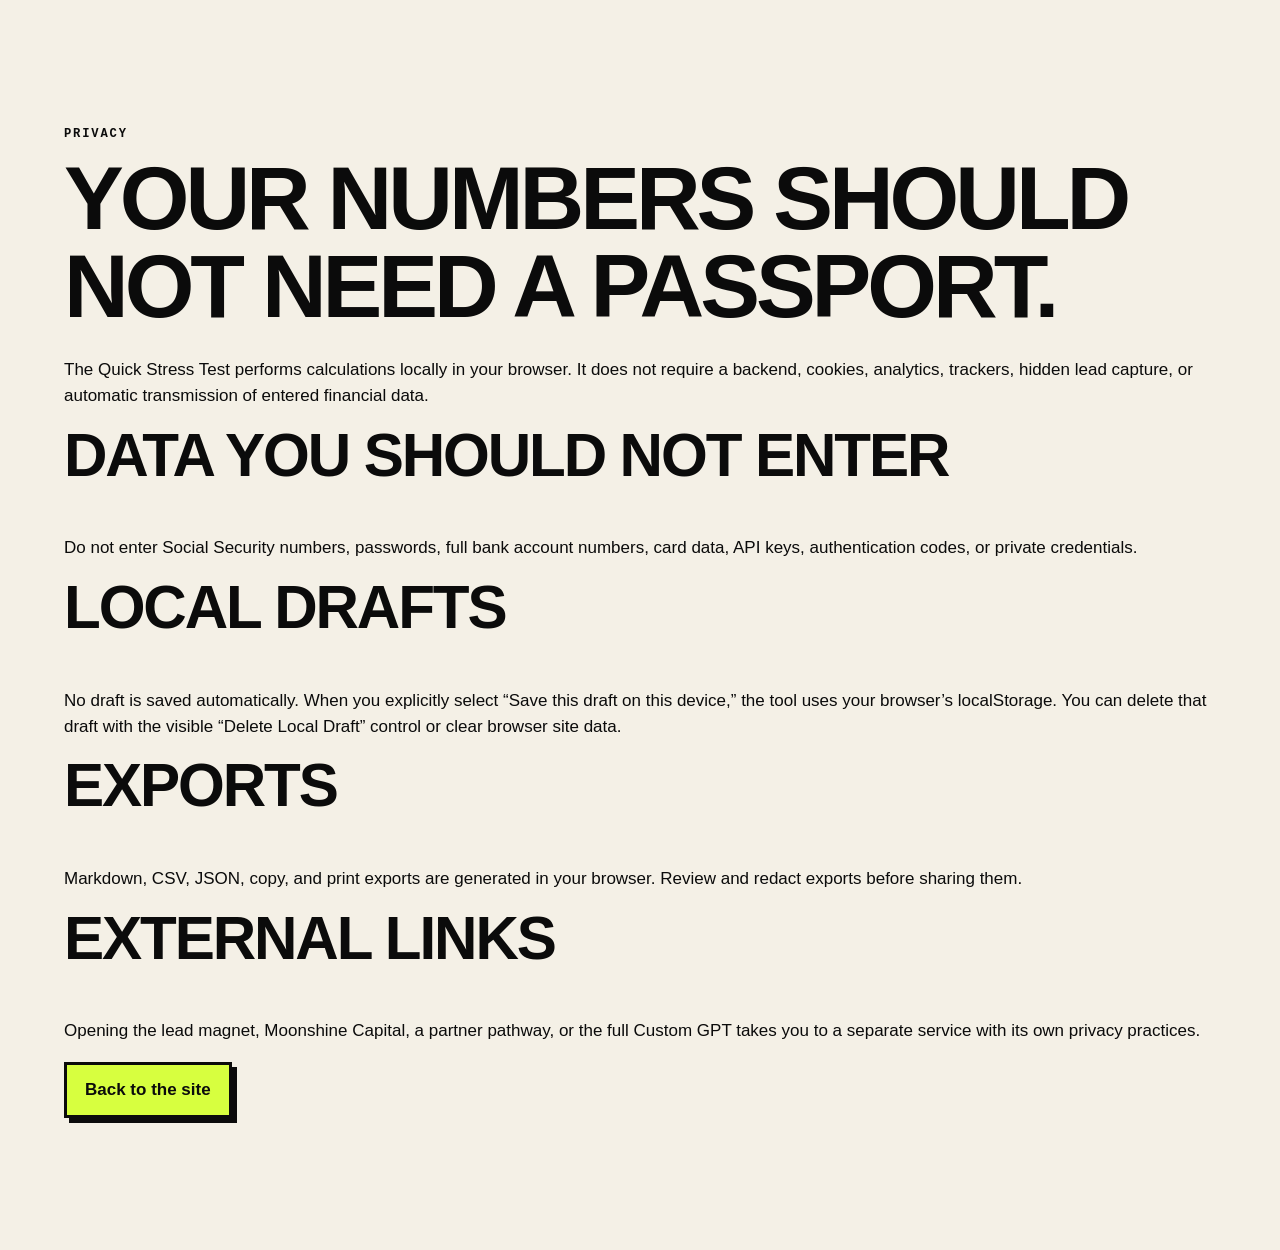
<file: site/privacy.html>
<!doctype html><html lang="en"><head><meta charset="utf-8"><meta name="viewport" content="width=device-width,initial-scale=1"><title>Privacy | Cash Flow Stress-Test Copilot</title><link rel="stylesheet" href="styles.css"><link rel="icon" href="assets/favicon.svg"></head><body><main class="section"><p class="eyebrow">PRIVACY</p><h1 style="font-size:clamp(2.5rem,7vw,6rem)">Your numbers should not need a passport.</h1><p>The Quick Stress Test performs calculations locally in your browser. It does not require a backend, cookies, analytics, trackers, hidden lead capture, or automatic transmission of entered financial data.</p><h2>Data you should not enter</h2><p>Do not enter Social Security numbers, passwords, full bank account numbers, card data, API keys, authentication codes, or private credentials.</p><h2>Local drafts</h2><p>No draft is saved automatically. When you explicitly select “Save this draft on this device,” the tool uses your browser’s localStorage. You can delete that draft with the visible “Delete Local Draft” control or clear browser site data.</p><h2>Exports</h2><p>Markdown, CSV, JSON, copy, and print exports are generated in your browser. Review and redact exports before sharing them.</p><h2>External links</h2><p>Opening the lead magnet, Moonshine Capital, a partner pathway, or the full Custom GPT takes you to a separate service with its own privacy practices.</p><p><a class="btn btn-acid" href="index.html">Back to the site</a></p></main></body></html>
</file>
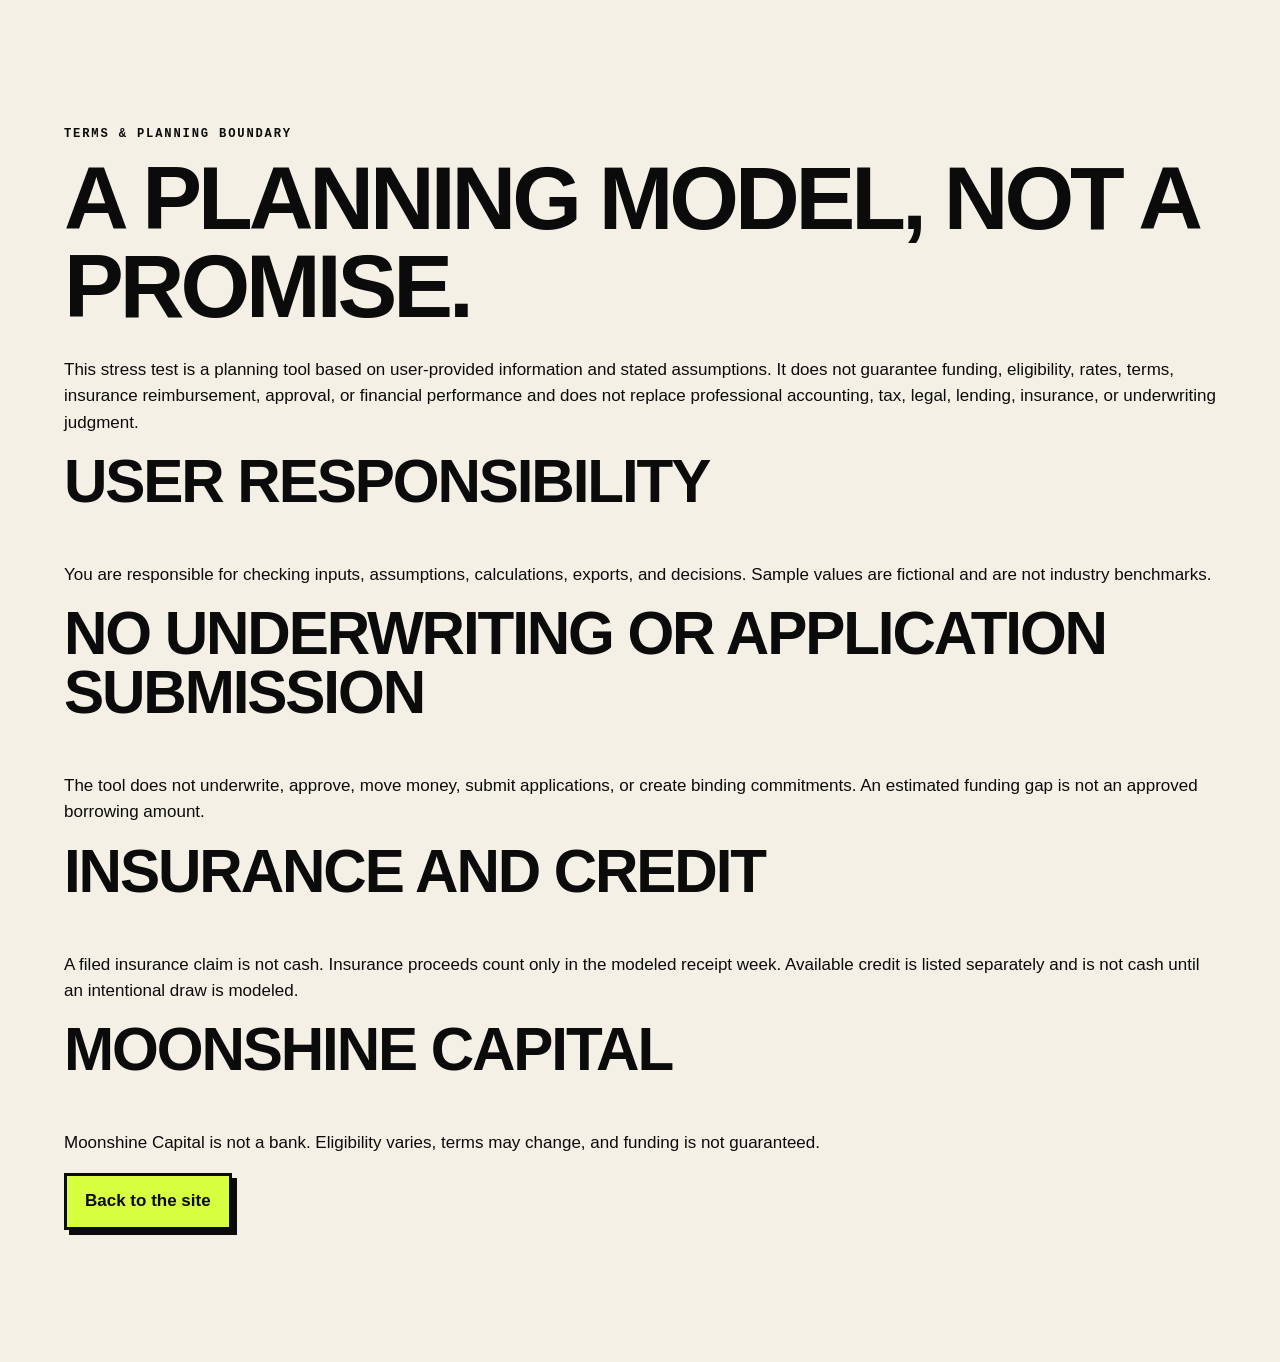
<file: site/terms.html>
<!doctype html><html lang="en"><head><meta charset="utf-8"><meta name="viewport" content="width=device-width,initial-scale=1"><title>Terms | Cash Flow Stress-Test Copilot</title><link rel="stylesheet" href="styles.css"><link rel="icon" href="assets/favicon.svg"></head><body><main class="section"><p class="eyebrow">TERMS &amp; PLANNING BOUNDARY</p><h1 style="font-size:clamp(2.5rem,7vw,6rem)">A planning model, not a promise.</h1><p>This stress test is a planning tool based on user-provided information and stated assumptions. It does not guarantee funding, eligibility, rates, terms, insurance reimbursement, approval, or financial performance and does not replace professional accounting, tax, legal, lending, insurance, or underwriting judgment.</p><h2>User responsibility</h2><p>You are responsible for checking inputs, assumptions, calculations, exports, and decisions. Sample values are fictional and are not industry benchmarks.</p><h2>No underwriting or application submission</h2><p>The tool does not underwrite, approve, move money, submit applications, or create binding commitments. An estimated funding gap is not an approved borrowing amount.</p><h2>Insurance and credit</h2><p>A filed insurance claim is not cash. Insurance proceeds count only in the modeled receipt week. Available credit is listed separately and is not cash until an intentional draw is modeled.</p><h2>Moonshine Capital</h2><p>Moonshine Capital is not a bank. Eligibility varies, terms may change, and funding is not guaranteed.</p><p><a class="btn btn-acid" href="index.html">Back to the site</a></p></main></body></html>
</file>
<file: site/styles.css>
:root{--ink:#0b0b0b;--paper:#f4f0e6;--white:#fff;--acid:#d7ff3f;--amber:#ffc857;--danger:#ff5c5c;--safe:#62e36f;--blue:#6ea8ff;--muted:#b9b5aa;--border:rgba(11,11,11,.95);font-family:Inter,Arial,sans-serif;color:var(--ink);background:var(--paper)}
*{box-sizing:border-box}html{scroll-behavior:smooth}body{margin:0;background:var(--paper);font-size:17px;line-height:1.55}img{max-width:100%;display:block}a{color:inherit}button,input,select{font:inherit}.skip-link{position:absolute;left:-999px}.skip-link:focus{left:12px;top:12px;background:var(--acid);padding:10px;z-index:1000}.site-head{position:sticky;top:0;z-index:50;display:flex;align-items:center;justify-content:space-between;gap:20px;padding:12px clamp(16px,3vw,44px);background:rgba(244,240,230,.96);border-bottom:4px solid var(--ink)}.brand{display:flex;align-items:center;gap:10px;text-decoration:none;font:800 .78rem/1.1 ui-monospace,monospace}.site-head nav{display:flex;gap:20px}.site-head nav a{text-decoration:none;font-weight:800}.btn{display:inline-block;border:3px solid var(--ink);padding:12px 18px;font-weight:900;text-decoration:none;box-shadow:5px 5px 0 var(--ink);transition:.15s transform,.15s box-shadow;cursor:pointer}.btn:hover{transform:translate(-2px,-2px);box-shadow:7px 7px 0 var(--ink)}.btn-acid{background:var(--acid);color:var(--ink)}.btn-dark{background:var(--ink);color:var(--white);box-shadow:5px 5px 0 var(--acid)}.btn-light{background:var(--white);color:var(--ink)}.hero{display:grid;grid-template-columns:1.05fr .95fr;gap:36px;align-items:center;padding:clamp(42px,7vw,96px) clamp(18px,5vw,76px);min-height:740px;background-image:linear-gradient(rgba(11,11,11,.055) 1px,transparent 1px),linear-gradient(90deg,rgba(11,11,11,.055) 1px,transparent 1px);background-size:32px 32px}.eyebrow,.micro{font:800 .76rem/1.3 ui-monospace,monospace;letter-spacing:.15em;text-transform:uppercase}h1,h2,h3{font-family:Arial Black,Impact,Arial,sans-serif;text-transform:uppercase;line-height:.98;margin-top:0}h1{font-size:clamp(3rem,7vw,7rem);letter-spacing:-.045em;margin-bottom:26px}h2{font-size:clamp(2rem,4.7vw,4.5rem);letter-spacing:-.035em}h3{font-size:1.25rem}.direct-answer{font-size:clamp(1.05rem,1.8vw,1.35rem);max-width:760px}.cta-row{display:flex;gap:14px;flex-wrap:wrap;margin:26px 0}.text-link{font-weight:900}.hero-panel{border:5px solid var(--ink);background:var(--white);box-shadow:14px 14px 0 var(--ink);padding:14px}.hero-panel img{aspect-ratio:16/9;object-fit:cover;border:3px solid var(--ink)}.panel-top{display:flex;justify-content:space-between;align-items:center;font:900 .8rem ui-monospace,monospace;margin-bottom:10px}.status{border:2px solid var(--ink);padding:5px 9px}.status.yellow{background:var(--amber)}.scenario-ticker{display:flex;overflow:hidden;border:3px solid var(--ink);margin-top:12px}.scenario-ticker span{white-space:nowrap;padding:8px 12px;border-right:2px solid var(--ink);font:800 .75rem ui-monospace,monospace}.hero-panel blockquote{font:900 1.4rem Arial Black,Arial;margin:16px 0 4px}.bleed{background:var(--danger);border-top:5px solid var(--ink);border-bottom:5px solid var(--ink);padding:16px;text-align:center}.bleed p{margin:0;font:900 clamp(1.4rem,4vw,3rem) Arial Black,Arial;text-transform:uppercase}.section{padding:clamp(64px,9vw,120px) clamp(18px,5vw,76px)}.problem{display:grid;grid-template-columns:.9fr 1.1fr;gap:46px}.problem-grid{display:grid;grid-template-columns:1fr 1fr;gap:14px}.problem-grid article{border:4px solid var(--ink);background:var(--white);padding:24px;font-weight:900;box-shadow:7px 7px 0 var(--ink)}.framework{background:var(--ink);color:var(--white)}.cash-grid{display:grid;grid-template-columns:repeat(4,1fr);gap:14px}.cash-grid article{border:3px solid var(--white);padding:22px;background:#151515}.cash-grid b{display:block;font:900 4rem Arial Black,Arial;color:var(--acid)}.timeline{display:grid;grid-template-columns:repeat(13,1fr);margin-top:34px;border:3px solid var(--white)}.timeline span{padding:9px 4px;text-align:center;border-right:1px solid var(--white);font:.7rem ui-monospace,monospace}.scenario-grid{display:grid;grid-template-columns:repeat(5,1fr);gap:14px}.scenario-grid article{border:4px solid var(--ink);padding:20px;background:var(--white);box-shadow:7px 7px 0 var(--ink)}.scenario-grid button{border:2px solid var(--ink);background:var(--amber);font-weight:900;padding:9px 12px;cursor:pointer}.numbers{background:var(--blue);border-top:5px solid var(--ink);border-bottom:5px solid var(--ink)}.number-grid{display:grid;grid-template-columns:repeat(4,1fr);gap:12px}.number-grid span,.decision-row strong{border:3px solid var(--ink);background:var(--white);padding:20px;min-height:120px;font:900 1.05rem Arial Black,Arial;text-transform:uppercase;box-shadow:6px 6px 0 var(--ink)}.decision-row{display:grid;grid-template-columns:1fr 1fr;gap:12px;margin-top:12px}.section-head{display:flex;justify-content:space-between;gap:30px;align-items:flex-end}.section-head>p{max-width:480px}.embed-section iframe{display:block;width:100%;height:940px;max-height:940px;border:0;margin-top:28px}.tag-cloud{display:flex;flex-wrap:wrap;gap:10px}.tag-cloud span{border:3px solid var(--ink);background:var(--white);padding:12px 16px;font-weight:900;box-shadow:4px 4px 0 var(--ink)}.callout{margin-top:30px;border-left:14px solid var(--amber);padding:20px;background:#fff6d9;font-weight:900}.split-list{display:grid;grid-template-columns:1fr 1fr;gap:24px}.split-list article{border:5px solid var(--ink);padding:28px;background:var(--safe)}.split-list .not-for{background:var(--danger)}.split-list li{margin:10px 0}.privacy,.lead-magnet{display:grid;grid-template-columns:.8fr 1.2fr;gap:40px;align-items:center;background:var(--ink);color:var(--white)}.privacy img,.lead-magnet img{border:5px solid var(--white)}.lead-magnet{grid-template-columns:1.1fr .9fr;background:var(--amber);color:var(--ink)}.funding{text-align:center;background:var(--white);border-top:5px solid var(--ink);border-bottom:5px solid var(--ink)}.funding p{max-width:820px;margin-left:auto;margin-right:auto}.funding .cta-row,.final-cta .cta-row{justify-content:center;align-items:center}.faq details{border:3px solid var(--ink);background:var(--white);margin:10px 0}.faq summary{cursor:pointer;font-weight:900;padding:16px}.faq details p{padding:0 16px 16px;margin:0}.final-cta{padding:clamp(70px,10vw,130px) clamp(18px,5vw,76px);background:var(--ink);color:var(--white);text-align:center}.final-cta .cta-row{justify-content:center}footer{padding:40px clamp(18px,5vw,76px);background:#171717;color:var(--white);font-size:.84rem}footer a{color:var(--acid)}
@media(max-width:1050px){.scenario-grid{grid-template-columns:repeat(2,1fr)}.cash-grid{grid-template-columns:repeat(2,1fr)}}
@media(max-width:820px){.site-head nav{display:none}.hero,.problem,.privacy,.lead-magnet,.split-list{grid-template-columns:1fr}.hero{min-height:auto}.hero-panel{order:-1}.number-grid{grid-template-columns:repeat(2,1fr)}.section-head{display:block}.embed-section{padding-left:0;padding-right:0}.embed-section>.section-head{padding-left:18px;padding-right:18px}}
@media(max-width:560px){body{font-size:16px}.site-head .brand span{display:none}.hero{padding-top:32px}.problem-grid,.cash-grid,.scenario-grid,.number-grid,.decision-row{grid-template-columns:1fr}.timeline{overflow:auto}.timeline span{min-width:46px}.cta-row .btn{width:100%;text-align:center}}
@media(prefers-reduced-motion:reduce){*{scroll-behavior:auto!important;transition:none!important}}
</file>
<file: site/embed.css>
:root{--ink:#0b0b0b;--paper:#f4f0e6;--white:#fff;--acid:#d7ff3f;--amber:#ffc857;--danger:#ff5c5c;--safe:#62e36f;--blue:#6ea8ff;--muted:#736f67;--line:3px solid var(--ink);font-family:Inter,Arial,sans-serif;color:var(--ink);background:var(--paper)}
*{box-sizing:border-box}html{scroll-behavior:smooth}body{margin:0;background:var(--paper);font-size:16px}.embed-shell{width:min(100%,1200px);max-height:940px;margin:0 auto;overflow:auto;background:var(--paper);border:var(--line);box-shadow:10px 10px 0 var(--ink)}button,input,select{font:inherit}button,a{touch-action:manipulation}.embed-head{display:grid;grid-template-columns:1fr auto;gap:20px;padding:20px;border-bottom:var(--line);background:var(--white)}h1,h2,h3,p{margin-top:0}h1{font:900 clamp(1.2rem,3vw,2rem)/1 Arial Black,Arial,sans-serif;text-transform:uppercase;margin-bottom:8px}h1 span{display:block;color:#315c00;font-size:.55em;margin-top:7px}.embed-head p{max-width:760px;margin-bottom:0}.eyebrow,.micro{font:700 .72rem/1.2 ui-monospace,monospace;letter-spacing:.12em;text-transform:uppercase}.status-chip{min-width:135px;border:var(--line);padding:12px;box-shadow:5px 5px 0 var(--ink);align-self:start}.status-chip strong,.status-chip span{display:block}.status-chip strong{font:900 1.35rem Arial Black,Arial}.status-chip[data-zone=green]{background:var(--safe)}.status-chip[data-zone=yellow]{background:var(--amber)}.status-chip[data-zone=red]{background:var(--danger)}.stepper{display:grid;grid-template-columns:repeat(5,minmax(0,1fr));border-bottom:var(--line);position:sticky;top:0;z-index:10;background:var(--ink)}.step{min-width:0;border:0;border-right:2px solid var(--ink);background:#f6f1e5;color:var(--ink);padding:11px 6px;font-weight:900;cursor:pointer;box-shadow:inset 0 -4px 0 #b7aa93;opacity:1}.step:last-child{border-right:0}.step span{display:block;font-size:.7rem;text-transform:uppercase;letter-spacing:.06em;color:inherit}.step.is-active{background:var(--acid);color:var(--ink);box-shadow:inset 0 -6px 0 var(--ink)}.step:hover{background:#fff9e8;box-shadow:inset 0 -6px 0 var(--ink)}.step.is-active:hover{background:var(--acid)}.step:focus-visible{outline:4px solid var(--blue);outline-offset:-4px;position:relative;z-index:2}.step:disabled,.step[aria-disabled=true]{background:#c7c0b2;color:#3b3832;cursor:not-allowed;box-shadow:inset 0 -4px 0 #827969;opacity:1}.stepper:has(.step[data-step="2"].is-active) .step[data-step="1"],.stepper:has(.step[data-step="3"].is-active) .step:is([data-step="1"],[data-step="2"]),.stepper:has(.step[data-step="4"].is-active) .step:is([data-step="1"],[data-step="2"],[data-step="3"]),.stepper:has(.step[data-step="5"].is-active) .step:is([data-step="1"],[data-step="2"],[data-step="3"],[data-step="4"]){background:var(--ink);color:var(--white);box-shadow:inset 0 -5px 0 #5f5f5f}.stepper:has(.step[data-step="2"].is-active) .step[data-step="1"]:hover,.stepper:has(.step[data-step="3"].is-active) .step:is([data-step="1"],[data-step="2"]):hover,.stepper:has(.step[data-step="4"].is-active) .step:is([data-step="1"],[data-step="2"],[data-step="3"]):hover,.stepper:has(.step[data-step="5"].is-active) .step:is([data-step="1"],[data-step="2"],[data-step="3"],[data-step="4"]):hover{background:#252525}.panel{display:none;padding:20px;min-height:650px}.panel.is-active{display:block}.panel-title{display:flex;justify-content:space-between;align-items:flex-start;gap:16px;border-bottom:2px solid var(--ink);margin-bottom:18px}.panel-title h2{font:900 clamp(1.4rem,4vw,2.3rem)/1 Arial Black,Arial;text-transform:uppercase;margin-bottom:12px}.form-grid{display:grid;grid-template-columns:repeat(3,minmax(0,1fr));gap:13px}.form-grid label,.lever-grid label{display:grid;gap:6px;font-weight:800}.hint{font-weight:400;font-size:.75rem}.form-grid input,.form-grid select,.lever-grid input,.lever-grid select{width:100%;border:2px solid var(--ink);padding:10px;background:var(--white);color:var(--ink)}input:focus,select:focus,button:focus,a:focus{outline:4px solid var(--blue);outline-offset:2px}.switch{display:flex;align-items:center;gap:8px;font-weight:800}.notice{border-left:8px solid var(--amber);background:#fff4cf;padding:12px}.actions{display:flex;justify-content:flex-end;gap:10px;margin-top:20px}.actions.split{justify-content:space-between}.btn{border:2px solid var(--ink);background:var(--white);color:var(--ink);padding:11px 15px;font-weight:900;text-decoration:none;cursor:pointer;box-shadow:4px 4px 0 var(--ink)}.btn:hover{transform:translate(-2px,-2px);box-shadow:6px 6px 0 var(--ink)}.btn-primary{background:var(--acid)}.btn-small{padding:7px 10px;font-size:.8rem}.table-scroll{overflow:auto;border:2px solid var(--ink)}table{border-collapse:collapse;width:100%;background:var(--white)}caption{text-align:left;font-weight:900;padding:10px}th,td{border:1px solid #777;padding:8px;text-align:right;white-space:nowrap}th:first-child,td:first-child{text-align:left;position:sticky;left:0;background:var(--white)}.weekly-editor input{width:86px;border:1px solid var(--ink);padding:5px}.shock-tabs{display:flex;flex-wrap:wrap;gap:6px;margin-bottom:12px}.shock-tab{border:2px solid var(--ink);background:var(--white);padding:9px 12px;font-weight:900;cursor:pointer}.shock-tab.is-active{background:var(--amber)}.shock-form{display:none;border:var(--line);background:var(--white);padding:14px}.shock-form.is-active{display:block}.shock-form legend{font:900 1.2rem Arial Black,Arial;text-transform:uppercase;background:var(--ink);color:var(--white);padding:5px 9px}.active-shocks{margin-top:14px;border:2px dashed var(--ink);padding:12px}.shock-pill{display:inline-flex;gap:8px;align-items:center;background:var(--blue);border:2px solid var(--ink);padding:7px;margin:3px;font-weight:800}.shock-pill button{border:0;background:transparent;font-weight:900;cursor:pointer}.score-grid{display:grid;grid-template-columns:repeat(4,1fr);gap:10px}.score{border:var(--line);background:var(--white);padding:12px;box-shadow:5px 5px 0 var(--ink);min-height:112px}.score span{font:.72rem ui-monospace,monospace;text-transform:uppercase}.score strong{display:block;font:900 clamp(1.15rem,3vw,2rem) Arial Black,Arial;margin-top:9px}.big-zone{font:900 1.4rem Arial Black,Arial;border:var(--line);padding:8px 14px}.big-zone.green{background:var(--safe)}.big-zone.yellow{background:var(--amber)}.big-zone.red{background:var(--danger)}.decision-strip{display:grid;grid-template-columns:repeat(3,1fr);gap:8px;margin:18px 0}.decision-strip>div{background:var(--ink);color:var(--white);padding:12px}.decision-strip span,.decision-strip strong{display:block}.decision-strip span{font:.7rem ui-monospace,monospace;color:var(--acid)}.chart-wrap{border:var(--line);background:var(--white);padding:8px;margin-bottom:14px}.chart-wrap svg{width:100%;height:auto;display:block}.lever-grid{display:grid;grid-template-columns:repeat(4,1fr);gap:12px}.response-summary{margin-top:16px;border:var(--line);background:var(--white);padding:16px}.export-grid{display:grid;grid-template-columns:repeat(3,1fr);gap:12px}.export-card{min-height:120px;text-align:left;border:var(--line);background:var(--white);box-shadow:5px 5px 0 var(--ink);padding:16px;cursor:pointer}.export-card strong,.export-card span{display:block}.export-card strong{font:900 1.1rem Arial Black,Arial;text-transform:uppercase}.export-card span{margin-top:8px}.export-card.danger{background:#ffe0e0}.local-save{display:flex;justify-content:space-between;align-items:center;margin:18px 0;padding:12px;background:#ded9cd}.full-copilot-callout{border:var(--line);background:var(--blue);padding:18px}.embed-foot{background:var(--ink);color:var(--white);padding:18px;font-size:.78rem}.embed-foot p:last-child{margin-bottom:0}.muted{color:var(--muted)}.sr-only{position:absolute;width:1px;height:1px;padding:0;margin:-1px;overflow:hidden;clip:rect(0,0,0,0);white-space:nowrap;border:0}
@media(max-width:820px){.embed-shell{border-left:0;border-right:0;box-shadow:none}.embed-head{grid-template-columns:1fr}.status-chip{width:100%}.form-grid,.lever-grid{grid-template-columns:repeat(2,1fr)}.score-grid{grid-template-columns:repeat(2,1fr)}.decision-strip{grid-template-columns:1fr}.export-grid{grid-template-columns:repeat(2,1fr)}.panel{padding:14px}.step span{font-size:.62rem}}
@media(max-width:520px){body{font-size:15px}.form-grid,.lever-grid,.score-grid,.export-grid{grid-template-columns:1fr}.step{padding:8px 3px;font-size:.82rem}.step span{display:block;font-size:clamp(.52rem,2.45vw,.62rem);line-height:1.05;letter-spacing:.04em}.panel-title{display:block}.actions.split{gap:8px}.actions .btn{flex:1}.local-save{display:grid;gap:10px}.shock-tabs{display:grid;grid-template-columns:1fr 1fr}}
@media(prefers-reduced-motion:reduce){*{scroll-behavior:auto!important;transition:none!important}}
@media print{body{background:#fff}.embed-shell{max-height:none;overflow:visible;border:0;box-shadow:none}.stepper,.actions,.shock-tabs,.export-grid,.local-save{display:none!important}.panel{display:block!important;min-height:0;page-break-inside:avoid}.embed-head{position:static}.embed-foot{background:#fff;color:#000;border-top:2px solid #000}}
</file>
